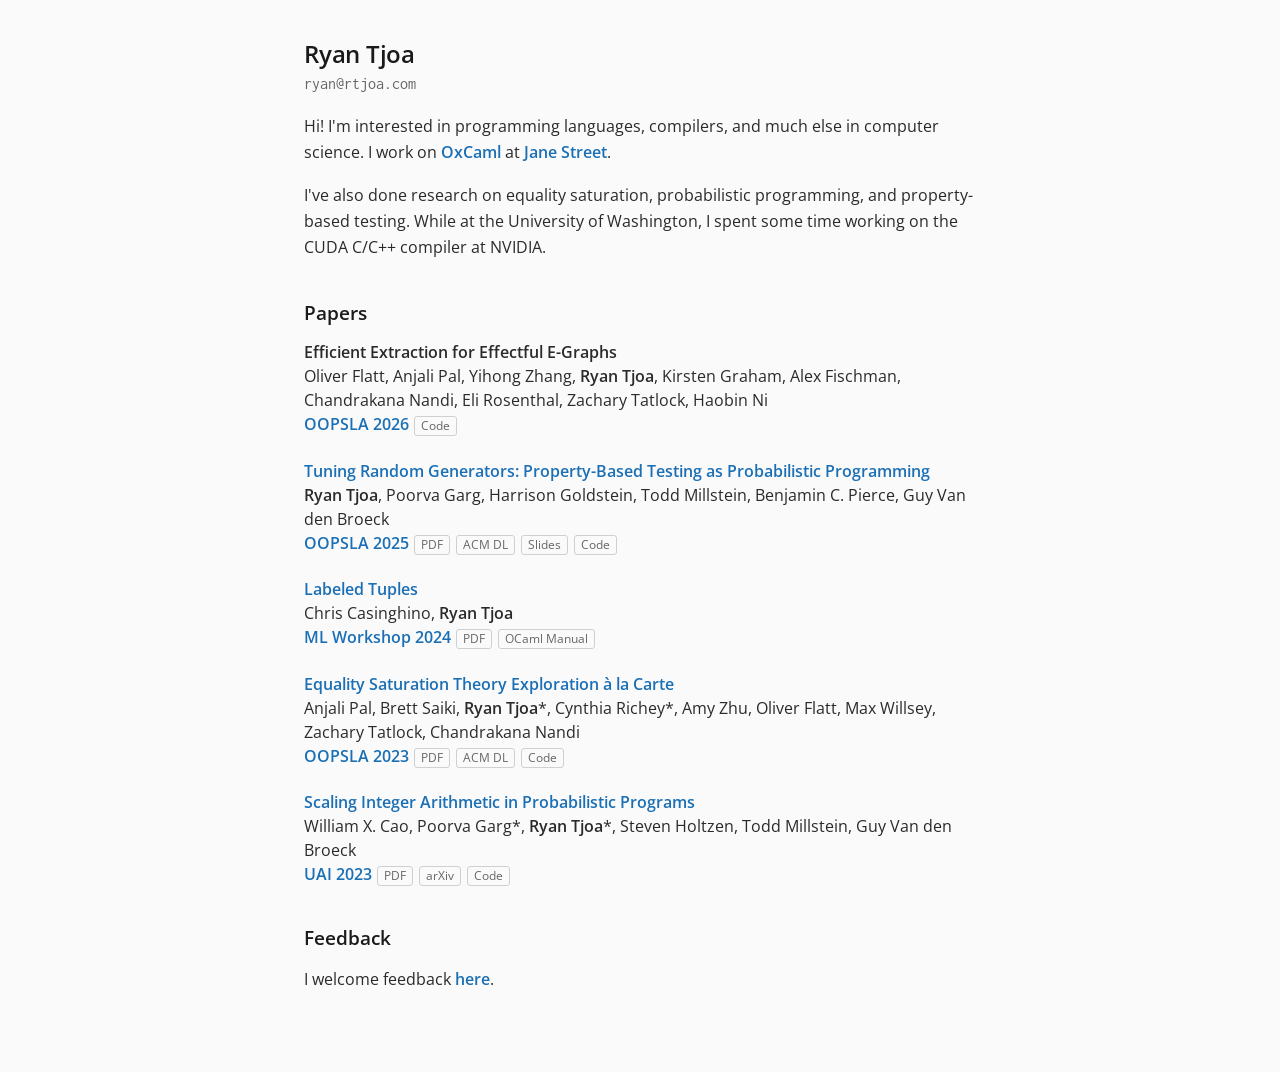
<file: index.html>
<!DOCTYPE html>
<html lang="en">
	<head>
    <meta charset="utf-8">
		<title>Ryan Tjoa</title>
    <link rel="preconnect" href="https://fonts.googleapis.com">
    <link rel="preconnect" href="https://fonts.gstatic.com" crossorigin>
    <link href="https://fonts.googleapis.com/css2?family=Inconsolata:wght@200..900&family=Open+Sans:ital,wght@0,300..800;1,300..800&display=swap" rel="stylesheet">
		<link rel="stylesheet" type="text/css" href="assets/style-classic.css">
    <script src="assets/script.js"></script>
    <meta name="viewport" content="width=device-width, initial-scale=1">
	</head>
	<body>
    <div id="main-wrapper">
      <div id="main">
        <div id="title">
          <h1>Ryan Tjoa</h1>
          <p class="mono">
              <a class="unstyled-link" id="email">
                  <span style="unicode-bidi:bidi-override; direction: rtl;">
                      moc<span style="font-weight:900">&#8228;</span>aojtr@nayr
                  </span>
              </a>
          </p>
          
          
        </div>
        <p>
          Hi!
          I'm interested in programming languages, compilers, and much else in computer science.
          I work on <a class="a" href="https://oxcaml.org/">OxCaml</a> at <a class="a" href="https://www.janestreet.com/">Jane Street</a>.
        </p>
        <p>
          I've also done research on <a class="a light" href="https://egraphs-good.github.io/">equality saturation</a>, <a class="a light" href="http://dicelang.cs.ucla.edu/">probabilistic programming</a>, and property-based testing. While at the University of Washington, I spent some time working on the CUDA C/C++ compiler at NVIDIA.
        </p>
        <h2>Papers</h2>
        <div id="papers">
<p><span class='pub-title'>Efficient Extraction for Effectful E-Graphs</span><br><a href='https://www.oflatt.com/' class='a light'>Oliver Flatt</a>, <a href='https://ajpal.github.io/' class='a light'>Anjali Pal</a>, <a href='https://effect.systems/' class='a light'>Yihong Zhang</a>, <span class='author'>Ryan Tjoa</span>, <a href='https://kirstenmg.github.io/' class='a light'>Kirsten Graham</a>, <a href='https://github.com/Alex-Fischman/' class='a light'>Alex Fischman</a>, <a href='https://cnandi.com/' class='a light'>Chandrakana Nandi</a>, <a href='https://github.com/ezrosent' class='a light'>Eli Rosenthal</a>, <a href='https://ztatlock.net/' class='a light'>Zachary Tatlock</a>, <a href='https://haobin.cx/' class='a light'>Haobin Ni</a><br><a href='https://conf.researchr.org/track/splash-2026/oopsla-2026' class='a '>OOPSLA 2026</a> <a class='btn-link' href='https://github.com/egraphs-good/eggcc'>Code</a></p>
<p><span class='pub-title'><a class='a ' href='papers/oopsla25-tuning-generators.pdf'>Tuning Random Generators: Property-Based Testing as Probabilistic Programming</a></span><br><span class='author'>Ryan Tjoa</span>, <a href='https://web.cs.ucla.edu/~poorvagarg/' class='a light'>Poorva Garg</a>, <a href='https://harrisongoldste.in/' class='a light'>Harrison Goldstein</a>, <a href='https://web.cs.ucla.edu/~todd/' class='a light'>Todd Millstein</a>, <a href='https://www.cis.upenn.edu/~bcpierce/' class='a light'>Benjamin C. Pierce</a>, <a href='https://web.cs.ucla.edu/~guyvdb/' class='a light'>Guy Van den Broeck</a><br><a href='https://2025.splashcon.org/track/OOPSLA' class='a '>OOPSLA 2025</a> <a class='btn-link' href='papers/oopsla25-tuning-generators.pdf'>PDF</a> <a class='btn-link' href='https://dl.acm.org/doi/10.1145/3763082'>ACM DL</a> <a class='btn-link' href='slides/oopsla25-tuning-generators.pdf'>Slides</a> <a class='btn-link' href='https://github.com/Tractables/Alea.jl/tree/loaded-dice'>Code</a></p>
<p><span class='pub-title'><a class='a ' href='papers/ml24-labeled-tuples.pdf'>Labeled Tuples</a></span><br><a href='https://tyconmismatch.com/' class='a light'>Chris Casinghino</a>, <span class='author'>Ryan Tjoa</span><br><a href='https://icfp24.sigplan.org/home/mlworkshop-2024' class='a '>ML Workshop 2024</a> <a class='btn-link' href='papers/ml24-labeled-tuples.pdf'>PDF</a> <a class='btn-link' href='https://ocaml.org/manual/5.4/labeledtuples.html'>OCaml Manual</a></p>
<p><span class='pub-title'><a class='a ' href='papers/oopsla23-enumo.pdf'>Equality Saturation Theory Exploration à la Carte</a></span><br><a href='https://ajpal.github.io/' class='a light'>Anjali Pal</a>, <a href='https://bsaiki.com/' class='a light'>Brett Saiki</a>, <span class='author'>Ryan Tjoa</span>*, <a href='https://thia.codes/' class='a light'>Cynthia Richey</a>*, <a href='https://amy.zhucchini.ca/' class='a light'>Amy Zhu</a>, <a href='https://www.oflatt.com/' class='a light'>Oliver Flatt</a>, <a href='https://www.mwillsey.com/' class='a light'>Max Willsey</a>, <a href='https://ztatlock.net/' class='a light'>Zachary Tatlock</a>, <a href='https://cnandi.com/' class='a light'>Chandrakana Nandi</a><br><a href='https://2023.splashcon.org/track/splash-2023-oopsla' class='a '>OOPSLA 2023</a> <a class='btn-link' href='papers/oopsla23-enumo.pdf'>PDF</a> <a class='btn-link' href='https://dl.acm.org/doi/10.1145/3622834'>ACM DL</a> <a class='btn-link' href='https://github.com/uwplse/ruler'>Code</a></p>
<p><span class='pub-title'><a class='a ' href='papers/uai23-arith.pdf'>Scaling Integer Arithmetic in Probabilistic Programs</a></span><br><a href='https://www.linkedin.com/in/williamxcao/' class='a light'>William X. Cao</a>, <a href='https://web.cs.ucla.edu/~poorvagarg/' class='a light'>Poorva Garg</a>*, <span class='author'>Ryan Tjoa</span>*, <a href='https://www.khoury.northeastern.edu/home/sholtzen/' class='a light'>Steven Holtzen</a>, <a href='https://web.cs.ucla.edu/~todd/' class='a light'>Todd Millstein</a>, <a href='https://web.cs.ucla.edu/~guyvdb/' class='a light'>Guy Van den Broeck</a><br><a href='https://www.auai.org/uai2023/' class='a '>UAI 2023</a> <a class='btn-link' href='papers/uai23-arith.pdf'>PDF</a> <a class='btn-link' href='https://arxiv.org/abs/2307.13837'>arXiv</a> <a class='btn-link' href='https://github.com/Tractables/Alea.jl'>Code</a></p>
        </div>
        <h2>Feedback</h2>
        <p>
          I welcome feedback <a class="a" href="https://docs.google.com/forms/d/e/1FAIpQLSfoLKaKOM73OeDY5BoASGOoVUgHGVO8dkVKCYaiWQWOC6nB4w/viewform?usp=sf_link">here</a>.
        </p>
      </div>
    </div>
	</body>
</html>
</file>
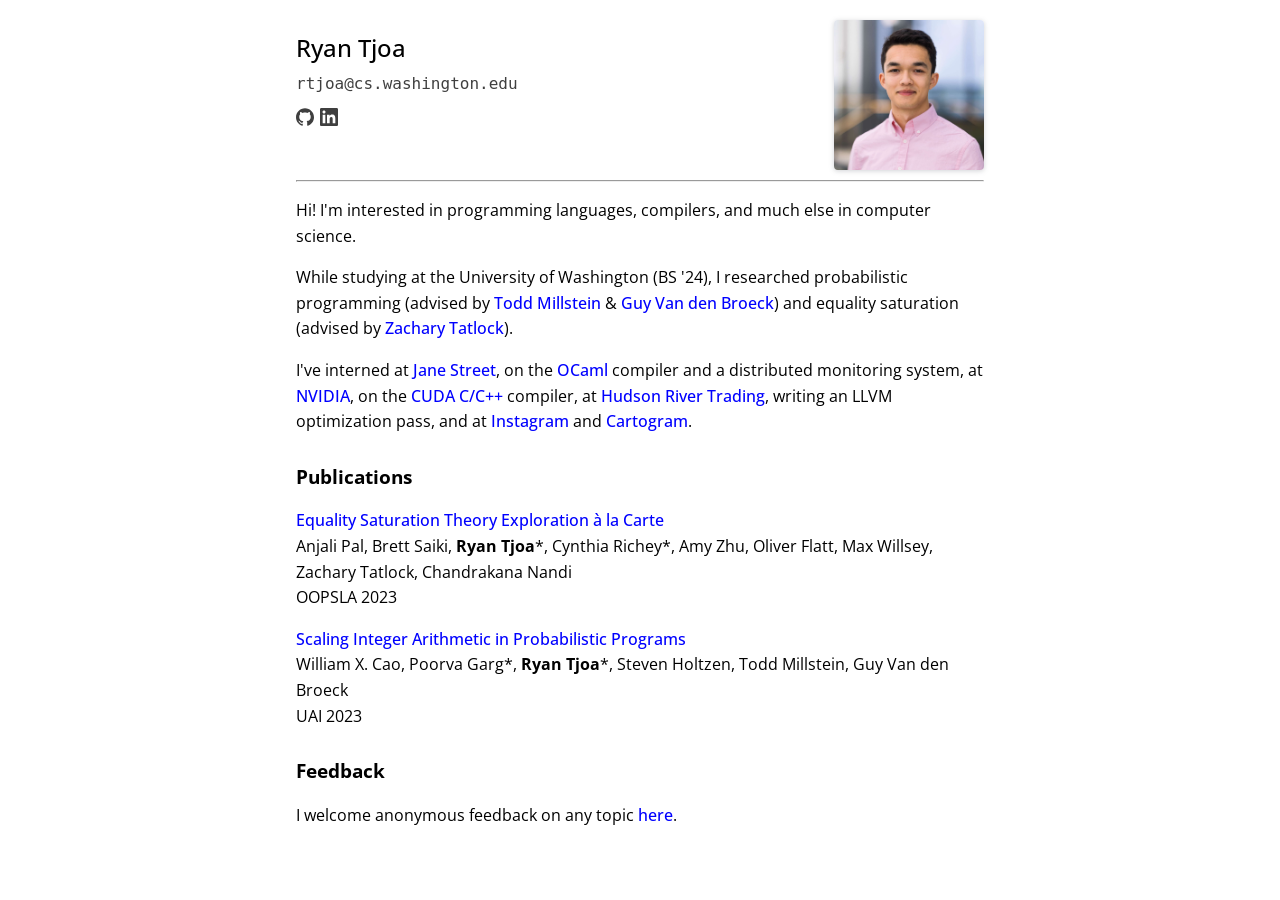
<file: deployment/index.html>
<!DOCTYPE html>
<html lang="en">
	<head>
    <meta charset="utf-8">
		<title>Ryan Tjoa</title>
    <link rel="preconnect" href="https://fonts.gstatic.com">
    <link href="https://fonts.googleapis.com/css?family=Open%20Sans:400,400italic,500,600&display=swap" rel="stylesheet">
		<link rel="stylesheet" type="text/css" href="assets/style.css">
    <script src="assets/script.js"></script>
    <meta name="viewport" content="width=device-width, initial-scale=1">
	</head>
	<body>
    <div id="main-wrapper">
      <div id="main">
        <div id="title">
          <div>
            <h1>Ryan Tjoa</h1>
            <p class="mono">
                <a class="unstyled-link" id="email">
                    <span style="unicode-bidi:bidi-override; direction: rtl;">
                        ude<span style="font-weight:900">&#8228;</span>notgnihsaw<span style="font-weight:900">&#8228;</span>sc@aojtr
                    </span>
                </a>
            </p>
            <p>
              <a href="https://github.com/rtjoa" target="_blank" class="icon-wrapper unstyled-link">
                <img class="icon" src="assets/github.svg" alt="GitHub">
              </a>
              <a href="https://www.linkedin.com/in/ryan-tjoa" target="_blank" class="icon-wrapper unstyled-link">
                <img class="icon" src="assets/linkedin.svg" alt="LinkedIn">
              </a>
            </p>
          </div>
          <div id="headshot-wrapper">
            <img id="headshot" src="assets/headshot-min.jpg" alt="A picture of Ryan Tjoa">
          </div>
        </div>
        <hr>
        <p>
          Hi!
          I'm interested in programming languages, compilers, and much else in computer science.
        </p>
        <p>
          While studying at the University of Washington (BS '24),
          I researched probabilistic programming
          (advised by <a href="https://web.cs.ucla.edu/~todd/" class="a">Todd Millstein</a> & <a href="https://web.cs.ucla.edu/~guyvdb/" class="a">Guy Van den Broeck</a>)
          and equality saturation
          (advised by <a href="https://ztatlock.net/" class="a">Zachary Tatlock</a>).
        </p>
        <p>
            I've interned
            at <a href="https://www.janestreet.com/">Jane Street</a>, on the <a href="https://ocaml.org/">OCaml</a> compiler and a distributed monitoring system,
            at <a class="a" href="https://www.nvidia.com/">NVIDIA</a>, on the <a class="a" href="https://developer.nvidia.com/cuda-toolkit">CUDA C/C++</a> compiler,
            at <a class="a" href="https://www.hudsonrivertrading.com/">Hudson River Trading</a>, writing an LLVM optimization pass,
            and at <a class="a" href="https://about.instagram.com/blog/announcements/continuing-to-keep-people-safe-and-informed-about-covid-19">Instagram</a>
            and <a class="a" href="https://cartogram.com/">Cartogram</a>.
        </p>
        <h2>Publications</h2>
        <p><span class='pub-title'><a class='a' href='pubs/oopsla23-enumo.pdf'>Equality Saturation Theory Exploration à la Carte</a></span><br><a href='https://ajpal.github.io/' class='a light'>Anjali Pal</a>, <a href='https://bsaiki.com/' class='a light'>Brett Saiki</a>, <span class='author'>Ryan Tjoa</span>*, <a href='https://thia.codes/' class='a light'>Cynthia Richey</a>*, <a href='https://amy.zhucchini.ca/' class='a light'>Amy Zhu</a>, <a href='https://www.oflatt.com/' class='a light'>Oliver Flatt</a>, <a href='https://www.mwillsey.com/' class='a light'>Max Willsey</a>, <a href='https://ztatlock.net/' class='a light'>Zachary Tatlock</a>, <a href='https://cnandi.com/' class='a light'>Chandrakana Nandi</a><br><a href='https://2023.splashcon.org/track/splash-2023-oopsla' class='a light'>OOPSLA 2023</a></p>
<p><span class='pub-title'><a class='a' href='pubs/uai23-arith.pdf'>Scaling Integer Arithmetic in Probabilistic Programs</a></span><br><a href='https://www.linkedin.com/in/williamxcao/' class='a light'>William X. Cao</a>, <a href='https://web.cs.ucla.edu/~poorvagarg/' class='a light'>Poorva Garg</a>*, <span class='author'>Ryan Tjoa</span>*, <a href='https://www.khoury.northeastern.edu/home/sholtzen/' class='a light'>Steven Holtzen</a>, <a href='https://web.cs.ucla.edu/~todd/' class='a light'>Todd Millstein</a>, <a href='https://web.cs.ucla.edu/~guyvdb/' class='a light'>Guy Van den Broeck</a><br><a href='https://www.auai.org/uai2023/' class='a light'>UAI 2023</a></p>
        <h2>Feedback</h2>
        <p>
          I welcome anonymous feedback on any topic <a class="a" href="https://docs.google.com/forms/d/e/1FAIpQLSfoLKaKOM73OeDY5BoASGOoVUgHGVO8dkVKCYaiWQWOC6nB4w/viewform?usp=sf_link">here</a>.
        </p>
      </div>
    </div>
	</body>
</html>
</file>
<file: assets/style-classic.css>
:root {
    --headshot-size: 120px;
    --weight-emphasis: 600;
    --ink: #2a2a2a;
}

html, body {
    margin: 0;
}

body {
    font-size: 16px;
    font-family: 'Open Sans', 'Lucida Grande', Helvetica, Arial, sans-serif;
    color: var(--ink);
    background: #fafafa;
}

#main-wrapper {
    margin: 0 auto;
    max-width: 42rem;
    padding: 2.5rem 1.5rem 4rem;
    line-height: 1.65;
}

.pub-title {
    font-weight: var(--weight-emphasis);
}

#title {
    display: flex;
    flex-direction: column;
    gap: 0.3rem;
    line-height: 1.2;
    margin-bottom: 1.25rem;
}

#headshot-wrapper {
    margin-left: 20px;
    max-width: var(--headshot-size);
    flex: 1 0 80px;
}

.small-caps {
    font-variant-caps: small-caps;
    font-size: 18px;
}

@media only screen and (max-width: 360px) {
    #headshot-wrapper {
        display: none;
    }
}

#headshot {
    width: 100%;
    height: auto;
    box-shadow: 0 2px 8px rgba(0, 0, 0, 0.1);
    border-radius: 4px;
    aspect-ratio: 1;
    object-fit: cover;
}

.mono {
    font-family: 'Inconsolata', Consolas, monospace;
    font-size: 1rem;
    margin: 0;
}

h1 {
    font-size: 1.5rem;
    font-weight: var(--weight-emphasis);
    letter-spacing: -0.01em;
    margin: 0;
    color: #1a1a1a;
}

p {
    margin: 0 0 1rem 0;
}

a:link, a:visited {
    text-decoration: none;
}

a:hover, a:active {
    text-decoration: underline;
}

.icon {
    width: 18px;
    margin-right: 2px;
    opacity: 0.75;
    text-decoration: none;
}

.icon-wrapper:link, .icon-wrapper:active, .icon-wrapper:hover, .icon-wrapper:visited {
    text-decoration: none;
}

#email {
    cursor: pointer;
    text-decoration: none;
    font-weight: 400;
    color: #666;
    transition: color 0.15s ease;
}

#email:hover {
    color: #1a6fb5;
    text-decoration: none;
}

h2 {
    margin: 2.25rem 0 0.75rem;
    font-size: 1.2em;
    font-weight: var(--weight-emphasis);
    color: #1a1a1a;
}

#papers p {
    line-height: 1.5;
    margin-bottom: 1.4rem;
}

a.a, a.a:link, a.a:visited {
    color: #1a6fb5;
    font-weight: var(--weight-emphasis);
    transition: color 0.15s ease;
}

a.a:hover {
    color: #135a94;
    text-decoration: none;
}

a.a.light {
    color: var(--ink);
    font-weight: normal;
}

a.a.light:hover {
    color: #1a6fb5;
}

a.light-venue {
    font-weight: normal;
}

td {
    padding-bottom: 10px;
}

.venue {
    width: 5em;
    vertical-align: top;
    text-align: right;
    padding-right: 0.5em;
}

.em {
    font-style: italic;
}

.author {
    font-weight: var(--weight-emphasis);
}

.smaller {
    font-size: 0.9em;
}

.btn-link {
    display: inline-block;
    font-size: 0.75em;
    padding: 0 0.5em;
    margin: 0 1px;
    border: 1px solid #d0d0d0;
    border-radius: 3px;
    background-color: transparent;
    color: #666;
    text-decoration: none;
    font-weight: normal;
    cursor: pointer;
    font-family: inherit;
    vertical-align: baseline;
}

.btn-link:hover {
    background-color: #f0f0f0;
    border-color: #d0d0d0;
    text-decoration: none;
}

@media (prefers-color-scheme: dark) {
    :root {
        --ink: #bbb;
        /* --ink: #b0b0b0; */ /* dimmer body/authors */
    }

    body {
        background-color: #111;
        -webkit-font-smoothing: antialiased;
    }
    
    h1, h2 {
        color: #fff;
    }
    
    .icon {
        filter: invert(1);
    }
    
    #email {
        color: #888;
    }
    
    #email:hover {
        color: #fff;
    }
    
    a.a, a.a:link, a.a:visited {
        color: #fff;
        border-bottom: 1px solid rgba(125,125,125,.4);
        transition: border .1s ease-in-out;
    }
    
    a.a:hover {
        color: #fff;
        border-bottom: 1px solid rgba(255,255,255,0.6);
    }
    
    a.a.light,
    a.a.light:link,
    a.a.light:visited {
        color: var(--ink);
        font-weight: normal;
        border-bottom: none;
    }
    
    a.a.light:hover {
        color: #fff;
        text-decoration: none;
    }
    
    .icon-wrapper, #email {
        border: none !important;
    }
    
    .btn-link {
        background-color: #222;
        border-color: #3a3a3a;
        color: #aaa;
    }
    
    .btn-link:hover {
        background-color: #2a2a2a;
        border-color: #4a4a4a;
        color: #ddd;
    }
}
</file>
<file: deployment/assets/style.css>
html, body {
    margin: 0;
}

body {
    font-size: 16px;
    font-family: 'Open Sans', 'Lucida Grande', Helvetica, Arial, sans-serif;
}

.one-line {
    display: none
}

#main-wrapper {
    margin: 0 auto;
    max-width: 43rem;
    padding: 20px;
    width: auto;
    line-height: 1.6;
}

#main {
    height: 100%;
}

#title {
    justify-content: space-between;
    display: flex;
    line-height: 1.0;
}

#headshot-wrapper {
    margin-left: 20px;
    max-width: 150px;
    flex: 1 0 80px;
}

.small-caps {
    font-variant-caps: small-caps;
    font-size: 18px;
}

@media only screen and (max-width: 360px) {
    #headshot-wrapper {
        display: none;
    }
}

#headshot {
    width: 100%;
    height: auto;
    box-shadow: 0px 1px 5px 0px rgba(124, 125, 135, 0.35);
    border-radius: 0.25rem;
}

.mono {
    font-family: Consolas, monospace;
    opacity: 0.75;
}

h1 {
    font-size: 1.5em;
    font-weight: 500;
    margin-bottom: 0;
}

a:link, a:visited {
    text-decoration: none;
}

a:hover, a:active {
    text-decoration: underline;
}

.icon {
    width: 18px;
    margin-right: 2px;
    opacity: 0.75;
    text-decoration: none;
}

.icon-wrapper:link, .icon-wrapper:active, .icon-wrapper:hover, .icon-wrapper:visited {
    text-decoration: none;
}

#email {
    cursor: pointer;
    text-decoration: none;
    font-weight: 400;
}

#email, #email:link, #email:visited, #email:hover, #email:active {
    color: black;
}

#email:hover, #email:active {
    text-decoration: underline;
}

h2 {
    margin-top: 1.4em;
    font-size: 1.2em;
}
a, a:link, a:visited {
    color: blue;
    font-weight: 500;
    border-bottom: 1px solid rgba(125,125,125,0);
}

a.light {
    color: black;
    font-weight: normal;
}

td {
    padding-bottom: 10px;
}

.venue {
    width: 8em;
    vertical-align: top;
}

.author {
    font-weight: bold;
    /* text-decoration: underline; */
}

@media (prefers-color-scheme: dark) {
    .icon {
        filter: invert(1);
    }
    #email, #email:link, #email:active, #email:hover, #email:active {
        color: white;
    }
    body {
        color: #bbb;
        background-color: #111;
    }
    h1 {
        color: white;
    }
    a, a:link, a:visited, a:active, a:hover {
        color: white;
        text-decoration: none;
        border-bottom: 1px solid rgba(125,125,125,.4);
        transition: border .3s ease-in-out;
    }
    a:hover {
        border-bottom: 1px solid rgba(125,125,125,1);
    }
    a.light {
        color: #bbb;
        border-bottom: none;
    }
    a.light:hover {
        text-decoration: underline;
    }
    .icon-wrapper, #email {
        border: none !important;
    }
}
</file>
